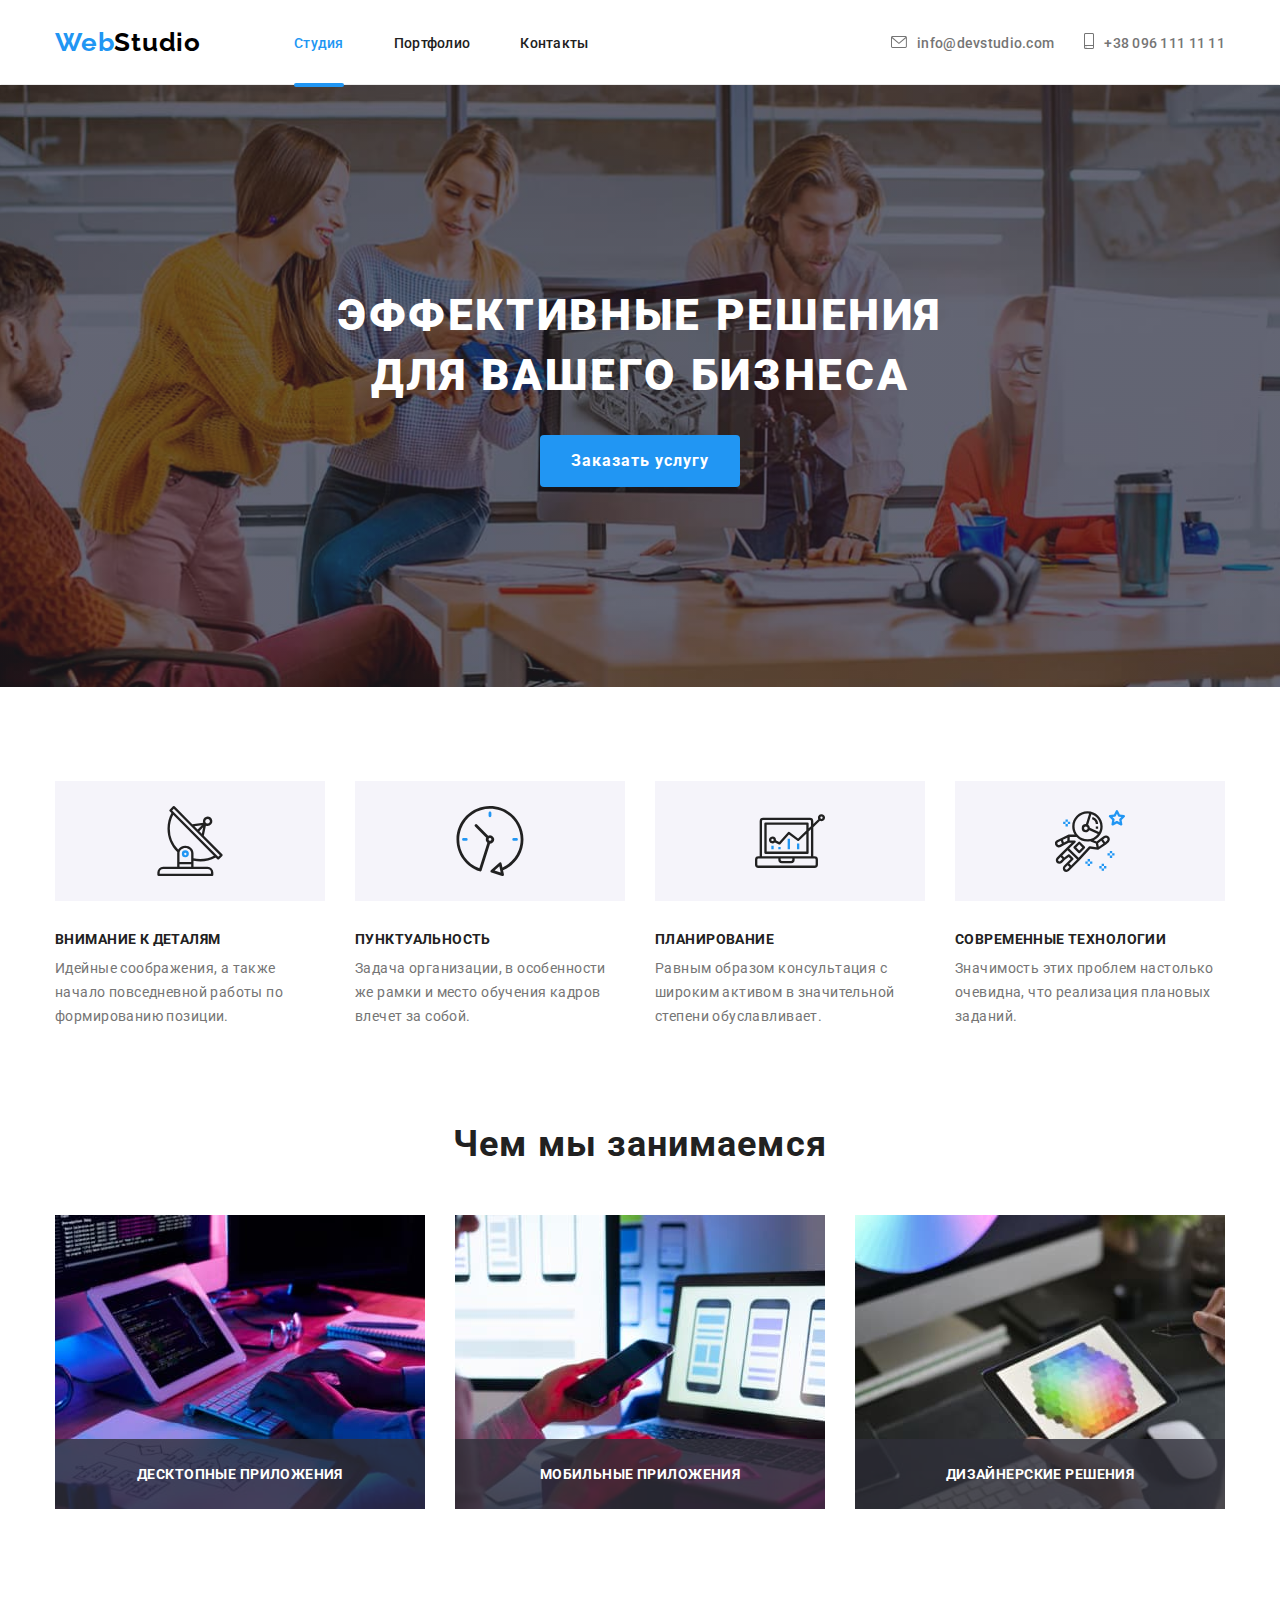
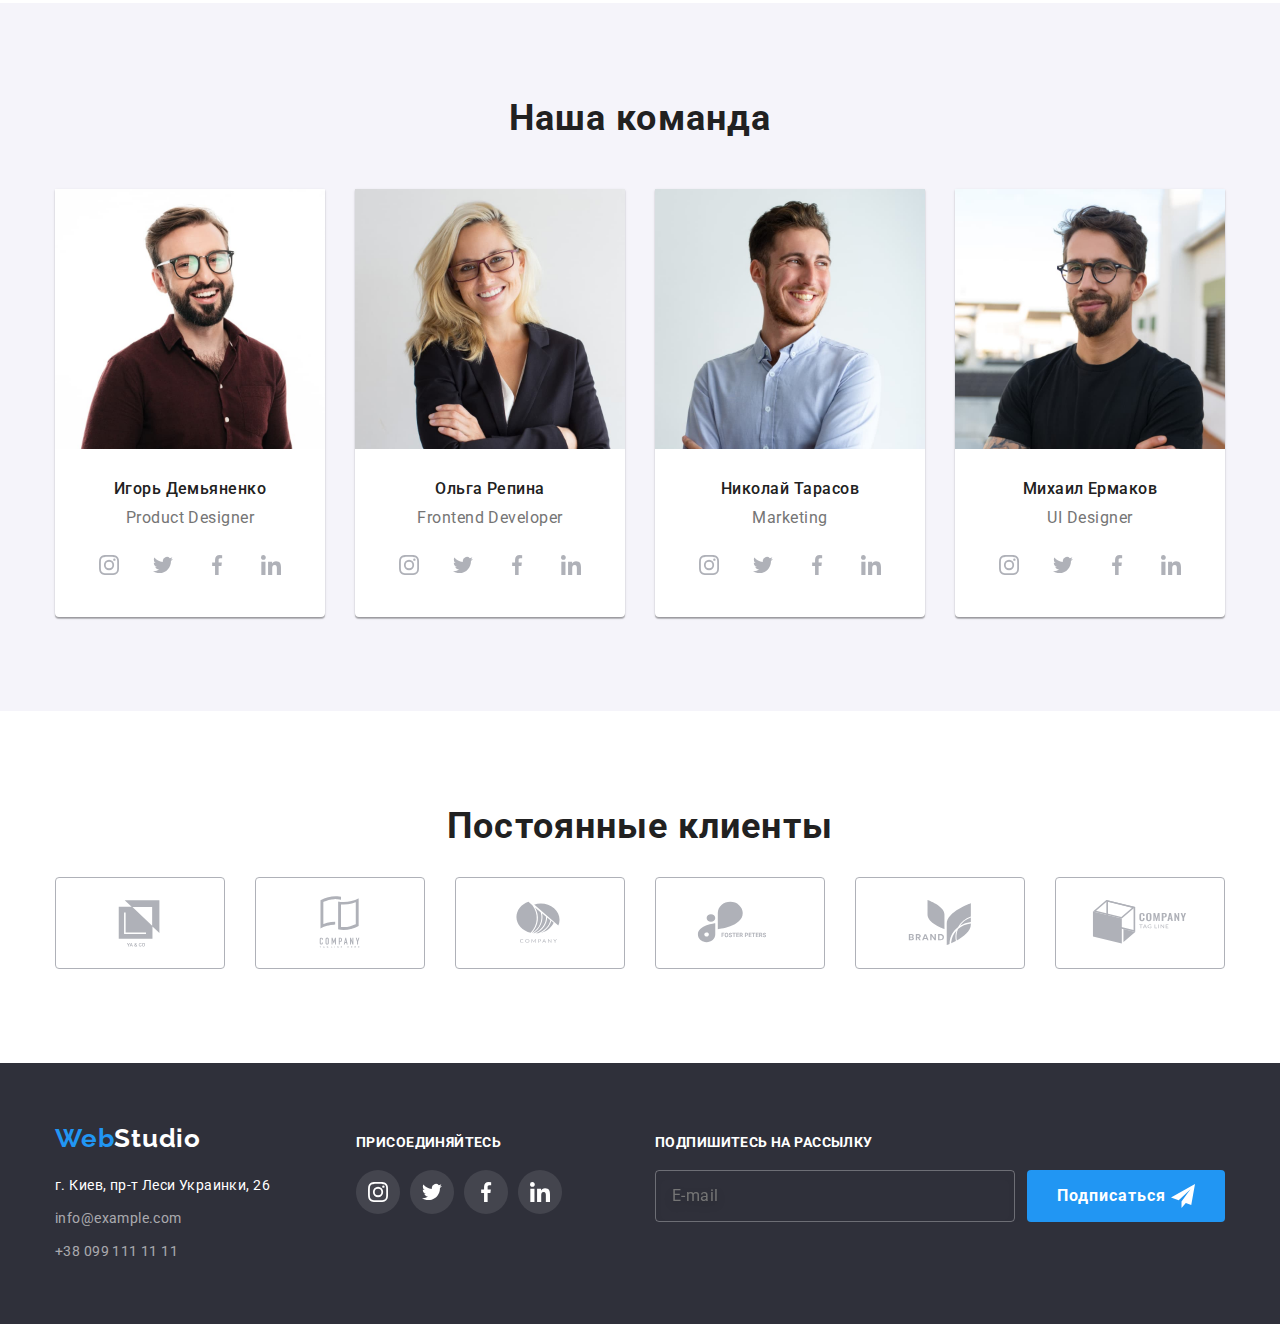
<file: index.html>
<!DOCTYPE html>
<html lang="ru">
  <head>
    <meta charset="UTF-8" />
    <meta http-equiv="X-UA-Compatible" content="IE=edge" />
    <meta name="viewport" content="width=device-width, initial-scale=1.0" />
    <link rel="preconnect" href="https://fonts.googleapis.com" />
    <link rel="preconnect" href="https://fonts.gstatic.com" crossorigin />
    <link
      href="https://fonts.googleapis.com/css2?family=Raleway:wght@700&family=Roboto:wght@400;500;700;900&display=swap"
      rel="stylesheet"
    />
    <title>Web Studio</title>
    <link
      rel="stylesheet"
      href="https://cdnjs.cloudflare.com/ajax/libs/modern-normalize/1.1.0/modern-normalize.min.css"
    />
    <link rel="stylesheet" href="./css/main.min.css" />
  </head>
  <body>
    <header class="header">
      <div class="container header__link">
        <div class="header__mobile">
          <a href="" lang="en" class="logo header__logo link"
            >Web<span class="logo--span link">Studio</span>
          </a>
          <button type="button" class="header__btn" data-menu-open>
            <svg class="menu__icon-line" width="40" height="40">
              <use href="./images/symbol-contacts-defs.svg#menu_40px"></use>
            </svg>
          </button>
        </div>
        <nav class="nav header__nav">
          <ul class="nav__list list">
            <li class="nav__item">
              <a href="./index.html" class="nav__link nav__link--current link">Студия</a>
            </li>
            <li class="nav__item">
              <a href="./portfolio.html" class="nav__link link">Портфолио</a>
            </li>
            <li class="nav__item"><a href="" class="nav__link link">Контакты</a></li>
          </ul>
        </nav>
        <ul class="contact header__contact list">
          <li class="contact__item">
            <a href="mailto:info@devstudio.com" class="contact__link header__contact--mail link">
              <div class="contact__icon">
                <svg width="16" height="12">
                  <use href="./images/symbol-contacts-defs.svg#envelope"></use>
                </svg>
              </div>
              info@devstudio.com
            </a>
          </li>
          <li class="contact__item">
            <a href="tel:+380961111111" class="contact__link header__contact--tel link">
              <div class="contact__icon">
                <svg width="10" height="16">
                  <use href="./images/symbol-contacts-defs.svg#smartphone"></use>
                </svg>
              </div>
              +38 096 111 11 11
            </a>
          </li>
        </ul>
      </div>
      <div class="menu is-hidden" data-menu>
        <div class="container">
          <button type="button" class="menu__btn" data-menu-close>
            <svg class="menu__icon-cross" width="40" height="40">
              <use href="./images/symbol-contacts-defs.svg#close_40px"></use>
            </svg>
          </button>
          <div>
            <nav class="menu-nav">
              <ul class="menu-nav__list header__menu-list list">
                <li class="menu-nav__item header__menu-item">
                  <a href="./index.html" class="menu-nav__link menu-nav__link--current link"
                    >Студия</a
                  >
                </li>
                <li class="menu-nav__item header__menu-item">
                  <a href="./portfolio.html" class="menu-nav__link link">Портфолио</a>
                </li>
                <li class="menu-nav__item header__menu-item">
                  <a href="" class="menu-nav__link link">Контакты</a>
                </li>
              </ul>
            </nav>
          </div>
          <div>
            <ul class="menu-contact header__menu-list list">
              <li class="menu-contact__item header__menu-item">
                <a href="tel:+380961111111" class="menu-contact__tel-link link">
                  +38 096 111 11 11
                </a>
              </li>
              <li class="menu-contact__item header__menu-item">
                <a href="mailto:info@devstudio.com" class="menu-contact__mail-link link">
                  info@devstudio.com
                </a>
              </li>
            </ul>
            <ul class="menu-social header__menu-list list">
              <li class="menu-social__item menu-container__item">
                <a href="" class="menu-social__link link">Instagram</a>
              </li>
              <li class="menu-social__item menu-container__item">
                <a href="" class="menu-social__link link">Twitter</a>
              </li>
              <li class="menu-social__item menu-container__item">
                <a href="" class="menu-social__link link">Facebook</a>
              </li>
              <li class="menu-social__item menu-container__item">
                <a href="" class="menu-social__link link">LinkedIn</a>
              </li>
            </ul>
          </div>
        </div>
      </div>
    </header>
    <main>
      <section class="hero overlay">
        <div class="container">
          <h1 class="hero-title">Эффективные решения для вашего бизнеса</h1>
          <button type="button" class="hero-btn" data-modal-open>Заказать услугу</button>
        </div>
      </section>
      <section class="section feature">
        <div class="container">
          <h2 class="feature-pre-title visually-hidden">Особенности</h2>
          <ul class="features-list list">
            <li class="feature-item item">
              <div class="thumb">
                <svg width="70" height="70">
                  <use href="./images/symbol-features-defs.svg#antenna"></use>
                </svg>
              </div>
              <h3 class="feature-title">Внимание к деталям</h3>
              <p class="feature-text">
                Идейные соображения, а также начало повседневной работы по формированию позиции.
              </p>
            </li>
            <li class="feature-item item">
              <div class="thumb">
                <svg class="thumb-icon" width="70" height="70">
                  <use href="./images/symbol-features-defs.svg#clock"></use>
                </svg>
              </div>
              <h3 class="feature-title">Пунктуальность</h3>
              <p class="feature-text">
                Задача организации, в особенности же рамки и место обучения кадров влечет за собой.
              </p>
            </li>
            <li class="feature-item item">
              <div class="thumb">
                <svg class="thumb-icon" width="70" height="70">
                  <use href="./images/symbol-features-defs.svg#diagram"></use>
                </svg>
              </div>
              <h3 class="feature-title">Планирование</h3>
              <p class="feature-text">
                Равным образом консультация с широким активом в значительной степени обуславливает.
              </p>
            </li>
            <li class="feature-item item">
              <div class="thumb">
                <svg class="thumb-icon" width="70" height="70">
                  <use href="./images/symbol-features-defs.svg#astronaut"></use>
                </svg>
              </div>
              <h3 class="feature-title">Современные технологии</h3>
              <p class="feature-text">
                Значимость этих проблем настолько очевидна, что реализация плановых заданий.
              </p>
            </li>
          </ul>
        </div>
      </section>
      <section class="section work">
        <div class="container">
          <h2 class="work-title">Чем мы занимаемся</h2>
          <ul class="work-list list">
            <li class="work-item">
              <picture>
                <source
                  srcset="./images/box1.jpg 1x, ./images/box1-2x-min.jpg 2x"
                  media="(min-width: 1200px)"
                />
                <img
                  class="work-img"
                  src="./images/box1.jpg"
                  alt="Разработка програмного обеспечения"
                  width="370"
                />
              </picture>
              <p class="work-subtitle">Десктопные приложения</p>
            </li>
            <li class="work-item">
              <picture>
                <source
                  srcset="./images/box2.jpg 1x, ./images/box2-2x-min.jpg 2x"
                  media="(min-width: 1200px)"
                />
                <img
                  class="work-img"
                  src="./images/box2.jpg"
                  alt="Тестирование мобильного приложения"
                  width="370"
                />
              </picture>
              <p class="work-subtitle">Мобильные приложения</p>
            </li>
            <li class="work-item">
              <picture>
                <source
                  srcset="./images/box3.jpg 1x, ./images/box3-2x-min.jpg 2x"
                  media="(min-width: 1200px)"
                />
                <img
                  class="work-img"
                  src="./images/box3.jpg"
                  alt="Работа с палитрой цветов"
                  width="370"
                />
              </picture>
              <p class="work-subtitle">Дизайнерские решения</p>
            </li>
          </ul>
        </div>
      </section>
      <section class="section teams">
        <div class="container">
          <h2 class="teams-title">Наша команда</h2>
          <ul class="teams-list">
            <li class="teams-object item">
              <picture>
                <source
                  srcset="./images/team1.jpg 1x, ./images/team1-2x-min.jpg 2x"
                  media="(min-width: 1200px)"
                />
                <source
                  srcset="./images/team1-tab-min.jpg 1x, ./images/team1-tab-2x-min.jpg 2x"
                  media="(min-width: 768px)"
                />
                <source
                  srcset="./images/team1-mob-min.jpg 1x, ./images/team1-mob-2x-min.jpg 2x"
                  media="(min-width: 320px)"
                />
                <img
                  class="teams-img"
                  src="./images/team1-mob-min.jpg"
                  alt="Игорь Демьяненко"
                  width="450"
                />
              </picture>
              <div class="teams-subject">
                <h3 class="teams-name">Игорь Демьяненко</h3>
                <p class="teams-expert" lang="en">Product Designer</p>
                <ul class="teams-soc-list list">
                  <li class="teams-soc-item">
                    <a class="teams-soc-link" href="">
                      <svg width="20" height="20" class="teams-soc-icon">
                        <use href="./images/symbol-soc-link-defs.svg#instagram"></use>
                      </svg>
                    </a>
                  </li>
                  <li class="teams-soc-item">
                    <a class="teams-soc-link" href="">
                      <svg width="20" height="20" class="teams-soc-icon">
                        <use href="./images/symbol-soc-link-defs.svg#twitter"></use>
                      </svg>
                    </a>
                  </li>
                  <li class="teams-soc-item">
                    <a class="teams-soc-link" href="">
                      <svg width="20" height="20" class="teams-soc-icon">
                        <use href="./images/symbol-soc-link-defs.svg#facebook"></use>
                      </svg>
                    </a>
                  </li>
                  <li class="teams-soc-item">
                    <a class="teams-soc-link" href="">
                      <svg width="20" height="20" class="teams-soc-icon">
                        <use href="./images/symbol-soc-link-defs.svg#linkedin"></use>
                      </svg>
                    </a>
                  </li>
                </ul>
              </div>
            </li>
            <li class="teams-object item">
              <picture>
                <source
                  srcset="./images/team2.jpg 1x, ./images/team2-2x-min.jpg 2x"
                  media="(min-width: 1200px)"
                />
                <source
                  srcset="./images/team2-tab-min.jpg 1x, ./images/team2-tab-2x-min.jpg 2x"
                  media="(min-width: 768px)"
                />
                <source
                  srcset="./images/team2-mob-min.jpg 1x, ./images/team2-mob-2x-min.jpg 2x"
                  media="(min-width: 320px)"
                />
                <img
                  class="teams-img"
                  src="./images/team2-mob-min.jpg"
                  alt="Ольга Репина"
                  width="450"
                />
              </picture>
              <div class="teams-subject">
                <h3 class="teams-name">Ольга Репина</h3>
                <p class="teams-expert" lang="en">Frontend Developer</p>
                <ul class="teams-soc-list list">
                  <li class="teams-soc-item">
                    <a class="teams-soc-link" href="">
                      <svg width="20" height="20" class="teams-soc-icon">
                        <use href="./images/symbol-soc-link-defs.svg#instagram"></use>
                      </svg>
                    </a>
                  </li>
                  <li class="teams-soc-item">
                    <a class="teams-soc-link" href="">
                      <svg width="20" height="20" class="teams-soc-icon">
                        <use href="./images/symbol-soc-link-defs.svg#twitter"></use>
                      </svg>
                    </a>
                  </li>
                  <li class="teams-soc-item">
                    <a class="teams-soc-link" href="">
                      <svg width="20" height="20" class="teams-soc-icon">
                        <use href="./images/symbol-soc-link-defs.svg#facebook"></use>
                      </svg>
                    </a>
                  </li>
                  <li class="teams-soc-item">
                    <a class="teams-soc-link" href="">
                      <svg width="20" height="20" class="teams-soc-icon">
                        <use href="./images/symbol-soc-link-defs.svg#linkedin"></use>
                      </svg>
                    </a>
                  </li>
                </ul>
              </div>
            </li>
            <li class="teams-object item">
              <picture>
                <source
                  srcset="./images/team3.jpg 1x, ./images/team3-2x-min.jpg 2x"
                  media="(min-width: 1200px)"
                />
                <source
                  srcset="./images/team3-tab-min.jpg 1x, ./images/team3-tab-2x-min.jpg 2x"
                  media="(min-width: 768px)"
                />
                <source
                  srcset="./images/team3-mob-min.jpg 1x, ./images/team3-mob-2x-min.jpg 2x"
                  media="(min-width: 320px)"
                />
                <img
                  class="teams-img"
                  src="./images/team3-mob-min.jpg"
                  alt="Николай Тарасов"
                  width="450"
                />
              </picture>
              <div class="teams-subject">
                <h3 class="teams-name">Николай Тарасов</h3>
                <p class="teams-expert" lang="en">Marketing</p>
                <ul class="teams-soc-list list">
                  <li class="teams-soc-item">
                    <a class="teams-soc-link" href="">
                      <svg width="20" height="20" class="teams-soc-icon">
                        <use href="./images/symbol-soc-link-defs.svg#instagram"></use>
                      </svg>
                    </a>
                  </li>
                  <li class="teams-soc-item">
                    <a class="teams-soc-link" href="">
                      <svg width="20" height="20" class="teams-soc-icon">
                        <use href="./images/symbol-soc-link-defs.svg#twitter"></use>
                      </svg>
                    </a>
                  </li>
                  <li class="teams-soc-item">
                    <a class="teams-soc-link" href="">
                      <svg width="20" height="20" class="teams-soc-icon">
                        <use href="./images/symbol-soc-link-defs.svg#facebook"></use>
                      </svg>
                    </a>
                  </li>
                  <li class="teams-soc-item">
                    <a class="teams-soc-link" href="">
                      <svg width="20" height="20" class="teams-soc-icon">
                        <use href="./images/symbol-soc-link-defs.svg#linkedin"></use>
                      </svg>
                    </a>
                  </li>
                </ul>
              </div>
            </li>
            <li class="teams-object item">
              <picture>
                <source
                  srcset="./images/team4.jpg 1x, ./images/team4-2x-min.jpg 2x"
                  media="(min-width: 1200px)"
                />
                <source
                  srcset="./images/team4-tab-min.jpg 1x, ./images/team4-tab-2x-min.jpg 2x"
                  media="(min-width: 768px)"
                />
                <source
                  srcset="./images/team4-mob-min.jpg 1x, ./images/team4-mob-2x-min.jpg 2x"
                  media="(min-width: 320px)"
                />
                <img
                  class="teams-img"
                  src="./images/team4-mob-min.jpg"
                  alt="Михаил Ермаков"
                  width="450"
                />
              </picture>
              <div class="teams-subject">
                <h3 class="teams-name">Михаил Ермаков</h3>
                <p class="teams-expert" lang="en">UI Designer</p>
                <ul class="teams-soc-list list">
                  <li class="teams-soc-item">
                    <a class="teams-soc-link" href="">
                      <svg width="20" height="20" class="teams-soc-icon">
                        <use href="./images/symbol-soc-link-defs.svg#instagram"></use>
                      </svg>
                    </a>
                  </li>
                  <li class="teams-soc-item">
                    <a class="teams-soc-link" href="">
                      <svg width="20" height="20" class="teams-soc-icon">
                        <use href="./images/symbol-soc-link-defs.svg#twitter"></use>
                      </svg>
                    </a>
                  </li>
                  <li class="teams-soc-item">
                    <a class="teams-soc-link" href="">
                      <svg width="20" height="20" class="teams-soc-icon">
                        <use href="./images/symbol-soc-link-defs.svg#facebook"></use>
                      </svg>
                    </a>
                  </li>
                  <li class="teams-soc-item">
                    <a class="teams-soc-link" href="">
                      <svg width="20" height="20" class="teams-soc-icon">
                        <use href="./images/symbol-soc-link-defs.svg#linkedin"></use>
                      </svg>
                    </a>
                  </li>
                </ul>
              </div>
            </li>
          </ul>
        </div>
      </section>
      <section class="section clients">
        <div class="container">
          <h2 class="clients-title">Постоянные клиенты</h2>
          <ul class="clients-list list">
            <li class="clients-item">
              <a class="clients-link" href="">
                <svg width="106" height="60" class="clients-icon">
                  <use href="./images/symbol-logo-defs.svg#Logo1"></use>
                </svg>
              </a>
            </li>
            <li class="clients-item">
              <a class="clients-link" href="">
                <svg width="106" height="60" class="clients-icon">
                  <use href="./images/symbol-logo-defs.svg#Logo2"></use>
                </svg>
              </a>
            </li>
            <li class="clients-item">
              <a class="clients-link" href="">
                <svg width="106" height="60" class="clients-icon">
                  <use href="./images/symbol-logo-defs.svg#Logo3"></use>
                </svg>
              </a>
            </li>
            <li class="clients-item">
              <a class="clients-link" href="">
                <svg width="106" height="60" class="clients-icon">
                  <use href="./images/symbol-logo-defs.svg#Logo4"></use>
                </svg>
              </a>
            </li>
            <li class="clients-item">
              <a class="clients-link" href="">
                <svg width="106" height="60" class="clients-icon">
                  <use href="./images/symbol-logo-defs.svg#Logo5"></use>
                </svg>
              </a>
            </li>
            <li class="clients-item">
              <a class="clients-link" href="">
                <svg width="106" height="60" class="clients-icon">
                  <use href="./images/symbol-logo-defs.svg#Logo6"></use>
                </svg>
              </a>
            </li>
          </ul>
        </div>
      </section>
    </main>
    <footer class="footer">
      <div class="container footer__info">
        <div class="footer_link-wrap">
          <div class="footer__site">
            <a href="" lang="en" class="logo link"
              >Web<span class="logo--color link">Studio</span>
            </a>
            <address class="address footer__address">
              <a href="" class="address__link address__link--color link"
                >г. Киев, пр-т Леси Украинки, 26</a
              >
              <ul class="address__list list">
                <li class="address__item">
                  <a href="mailto:info@example.com" class="address__link address__link--color link"
                    >info@example.com</a
                  >
                </li>
                <li class="address__item">
                  <a href="tel:+380991111111" class="address__link address__link--color link"
                    >+38 099 111 11 11</a
                  >
                </li>
              </ul>
            </address>
          </div>
          <div class="soc-info footer__soc-info">
            <strong class="footer__title">присоединяйтесь</strong>
            <ul class="social soc-info__list list">
              <li class="social__item">
                <a class="social__link" href="">
                  <svg width="20" height="20" class="social__icon">
                    <use href="./images/symbol-soc-link-defs.svg#instagram"></use>
                  </svg>
                </a>
              </li>
              <li class="social__item">
                <a class="social__link" href="">
                  <svg width="20" height="20" class="social__icon">
                    <use href="./images/symbol-soc-link-defs.svg#twitter"></use>
                  </svg>
                </a>
              </li>
              <li class="social__item">
                <a class="social__link" href="">
                  <svg width="20" height="20" class="social__icon">
                    <use href="./images/symbol-soc-link-defs.svg#facebook"></use>
                  </svg>
                </a>
              </li>
              <li class="social__item">
                <a class="social__link" href="">
                  <svg width="20" height="20" class="social__icon">
                    <use href="./images/symbol-soc-link-defs.svg#linkedin"></use>
                  </svg>
                </a>
              </li>
            </ul>
          </div>
        </div>
        <div class="form-wrap footer__form">
          <p class="footer__title">Подпишитесь на рассылку</p>
          <form class="form-footer form-wrap__footer">
            <input class="form-footer__input" type="email" name="email" placeholder="E-mail" />
            <div class="btn-wrap">
              <button type="submit" class="btn-wrap__footer btn">
                Подписаться&nbsp;
                <svg width="24" height="24">
                  <use href="./images/symbol-contacts-defs.svg#send"></use>
                </svg>
              </button>
            </div>
          </form>
        </div>
      </div>
    </footer>
    <div class="backdrop is-hidden" data-modal>
      <div class="modal">
        <button class="modal-close" type="button">
          <svg class="close-icon" data-modal-close width="18" height="18">
            <use href="./images/symbol-mod-defs.svg#close-black"></use>
          </svg>
        </button>
        <form class="form">
          <p class="form-title">Оставьте свои данные, мы вам перезвоним</p>
          <label for="name" class="form-label label">Имя</label>
          <div class="form-group">
            <input class="form-input input" type="text" name="name" id="name" placeholder=" " />
            <svg class="form-icon" width="18" height="18">
              <use href="./images/symbol-mod-defs.svg#person-black"></use>
            </svg>
          </div>
          <label for="tel" class="form-label label">Телефон</label>
          <div class="form-group">
            <input class="form-input input" type="tel" name="tel" id="tel" />
            <svg class="form-icon" width="18" height="18">
              <use href="./images/symbol-mod-defs.svg#phone-black"></use>
            </svg>
          </div>
          <label for="email" class="form-label label">Почта</label>
          <div class="form-group">
            <input class="form-input input" type="email" name="email" id="email" />
            <svg class="form-icon" width="18" height="18">
              <use href="./images/symbol-mod-defs.svg#email-black"></use>
            </svg>
          </div>
          <div class="form-group textarea" role="group">
            <label for="comment" class="label">Комментарий</label>
            <textarea
              class="comment"
              name="comment"
              id="comment"
              placeholder="Введите текст"
            ></textarea>
          </div>
          <div class="form-checkbox">
            <label class="checkbox-label" for="polisy">
              <input class="checkbox visually-hidden" type="checkbox" name="polisy" id="polisy" />
              <svg class="checkbox-icon" width="16" height="15">
                <use href="./images/symbol-mod-defs.svg#icon-check2"></use></svg
              >Соглашаюсь с рассылкой и принимаю&nbsp;<a class="checkbox-link" href=""
                >Условия договора</a
              >
            </label>
          </div>
          <button type="submit" class="modal-btn btn">Отправить</button>
        </form>
      </div>
    </div>
    <script src="./js/menu.js"></script>
    <script src="./js/modal.js"></script>
  </body>
</html>
</file>
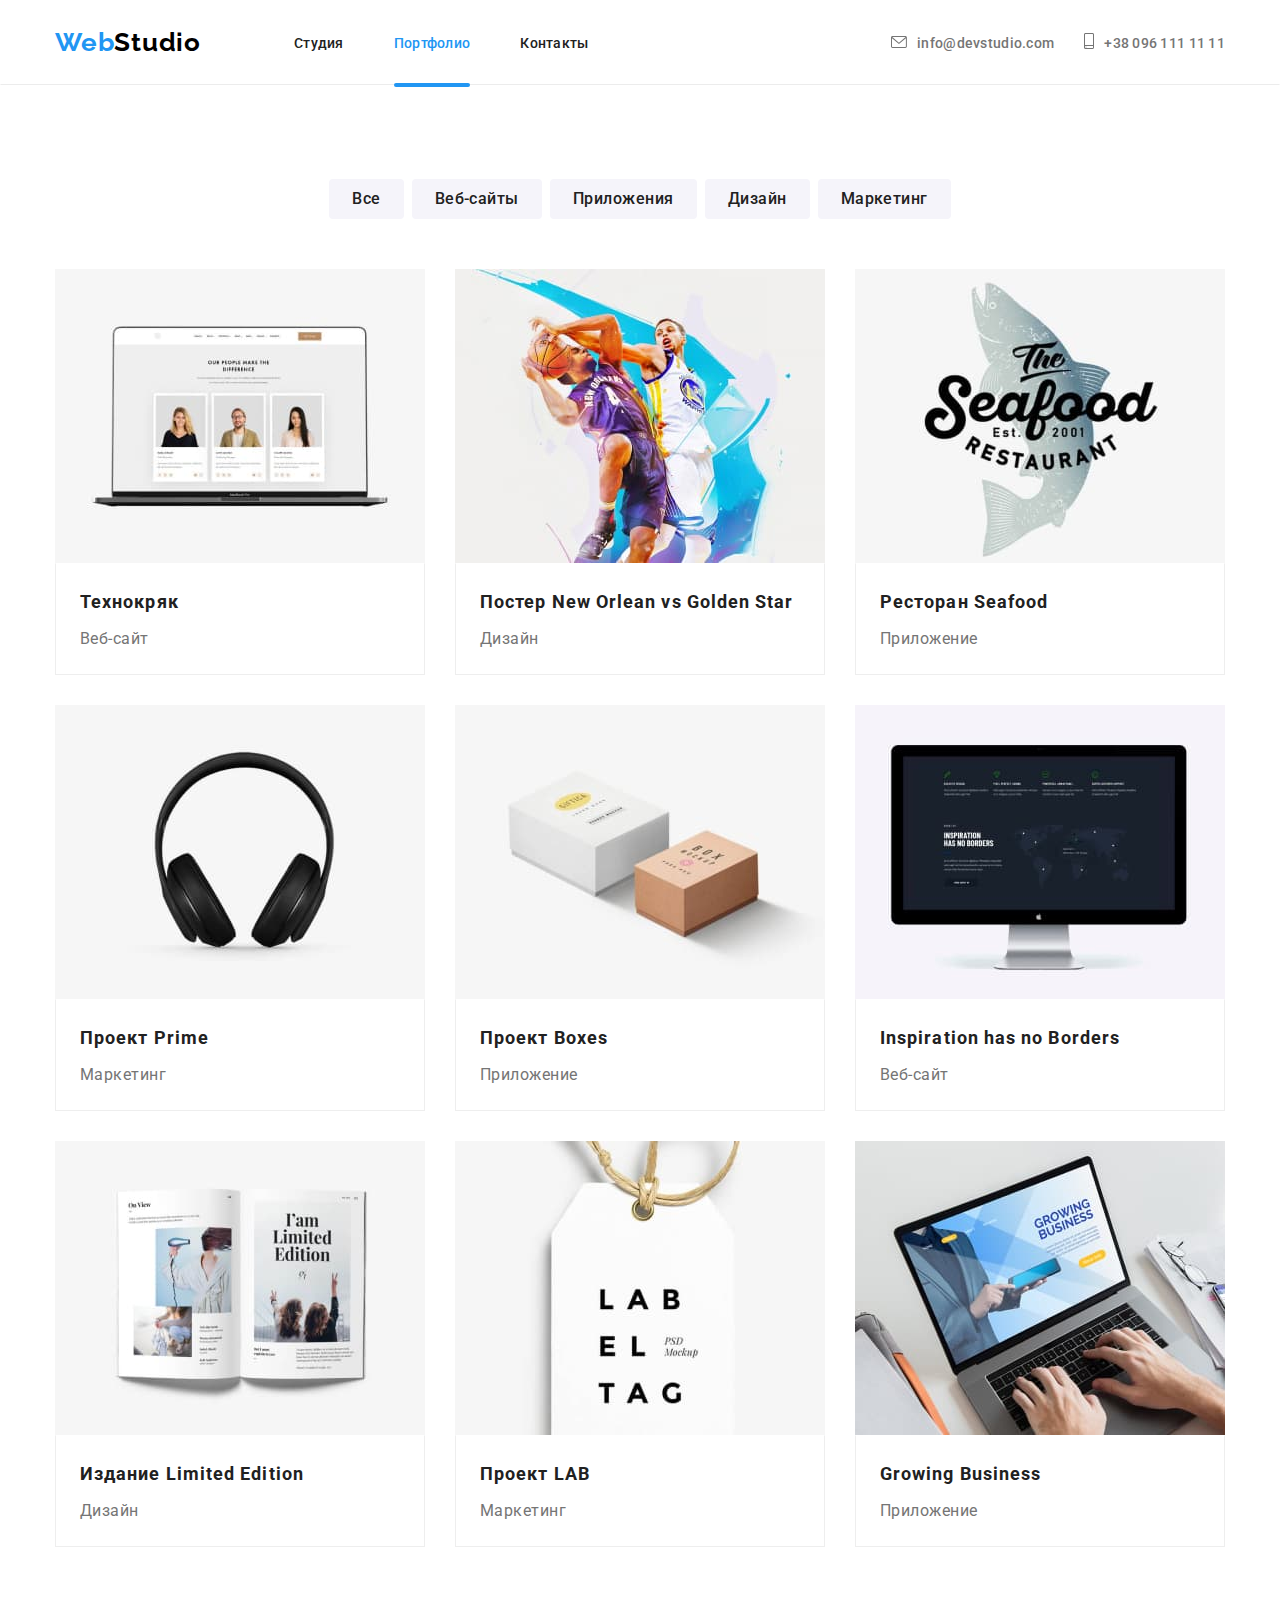
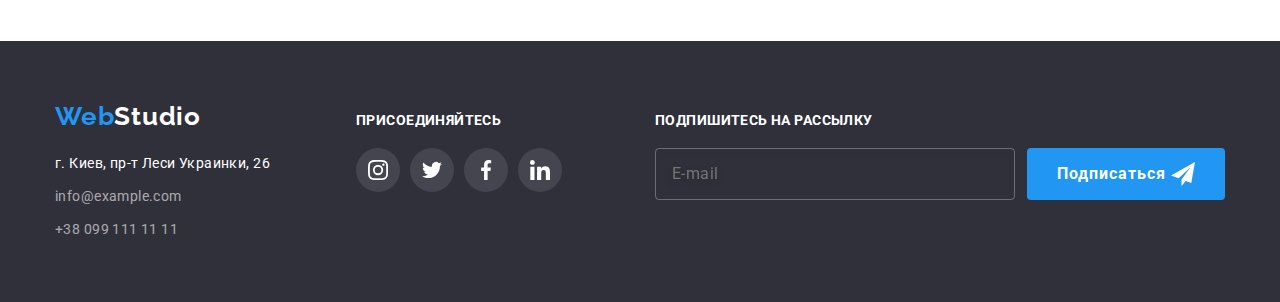
<file: portfolio.html>
<!DOCTYPE html>
<html lang="ru">
  <head>
    <meta charset="UTF-8" />
    <meta http-equiv="X-UA-Compatible" content="IE=edge" />
    <meta name="viewport" content="width=device-width, initial-scale=1.0" />
    <link rel="preconnect" href="https://fonts.googleapis.com" />
    <link rel="preconnect" href="https://fonts.gstatic.com" crossorigin />
    <link
      href="https://fonts.googleapis.com/css2?family=Raleway:wght@700&family=Roboto:wght@400;500;700;900&display=swap"
      rel="stylesheet"
    />
    <title>Web Studio</title>
    <link
      rel="stylesheet"
      href="https://cdnjs.cloudflare.com/ajax/libs/modern-normalize/1.1.0/modern-normalize.min.css"
    />
    <link rel="stylesheet" href="./css/main.min.css" />
  </head>
  <body>
    <header class="header">
      <div class="container header__link">
        <div class="header__mobile">
          <a href="" lang="en" class="logo header__logo link"
            >Web<span class="logo--span link">Studio</span>
          </a>
          <button type="button" class="header__btn" data-menu-open>
            <svg class="menu__icon-line" width="40" height="40">
              <use href="./images/symbol-contacts-defs.svg#menu_40px"></use>
            </svg>
          </button>
        </div>
        <nav class="nav header__nav">
          <ul class="nav__list list">
            <li class="nav__item">
              <a href="./index.html" class="nav__link link">Студия</a>
            </li>
            <li class="nav__item">
              <a href="./portfolio.html" class="nav__link nav__link--current link">Портфолио</a>
            </li>
            <li class="nav__item"><a href="" class="nav__link link">Контакты</a></li>
          </ul>
        </nav>
        <ul class="contact header__contact list">
          <li class="contact__item">
            <a href="mailto:info@devstudio.com" class="contact__link header__contact--mail link">
              <div class="contact__icon">
                <svg width="16" height="12">
                  <use href="./images/symbol-contacts-defs.svg#envelope"></use>
                </svg>
              </div>
              info@devstudio.com
            </a>
          </li>
          <li class="contact__item">
            <a href="tel:+380961111111" class="contact__link header__contact--tel link">
              <div class="contact__icon">
                <svg width="10" height="16">
                  <use href="./images/symbol-contacts-defs.svg#smartphone"></use>
                </svg>
              </div>
              +38 096 111 11 11
            </a>
          </li>
        </ul>
      </div>
      <div class="menu is-hidden" data-menu>
        <div class="container">
          <button type="button" class="menu__btn" data-menu-close>
            <svg class="menu__icon-cross" width="40" height="40">
              <use href="./images/symbol-contacts-defs.svg#close_40px"></use>
            </svg>
          </button>
          <div>
            <nav class="menu-nav">
              <ul class="menu-nav__list header__menu-list list">
                <li class="menu-nav__item header__menu-item">
                  <a href="./index.html" class="menu-nav__link link"
                    >Студия</a
                  >
                </li>
                <li class="menu-nav__item header__menu-item">
                  <a href="./portfolio.html" class="menu-nav__link menu-nav__link--current link">Портфолио</a>
                </li>
                <li class="menu-nav__item header__menu-item">
                  <a href="" class="menu-nav__link link">Контакты</a>
                </li>
              </ul>
            </nav>
          </div>
          <div>
            <ul class="menu-contact header__menu-list list">
              <li class="menu-contact__item header__menu-item">
                <a href="tel:+380961111111" class="menu-contact__tel-link link">
                  +38 096 111 11 11
                </a>
              </li>
              <li class="menu-contact__item header__menu-item">
                <a href="mailto:info@devstudio.com" class="menu-contact__mail-link link">
                  info@devstudio.com
                </a>
              </li>
            </ul>
            <ul class="menu-social header__menu-list list">
              <li class="menu-social__item menu-container__item">
                <a href="" class="menu-social__link link">Instagram</a>
              </li>
              <li class="menu-social__item menu-container__item">
                <a href="" class="menu-social__link link">Twitter</a>
              </li>
              <li class="menu-social__item menu-container__item">
                <a href="" class="menu-social__link link">Facebook</a>
              </li>
              <li class="menu-social__item menu-container__item">
                <a href="" class="menu-social__link link">LinkedIn</a>
              </li>
            </ul>
          </div>
        </div>
      </div>
    </header>
    <main>
      <section class="portfolio section">
        <div class="container">
          <h1 class="visually-hidden">Портфолио</h1>
          <ul class="filters portfolio__filters list">
            <li class="filters__item">
              <button type="button" class="filters__btn">Все</button>
            </li>
            <li class="filters__item">
              <button type="button" class="filters__btn">Веб-сайты</button>
            </li>
            <li class="filters__item">
              <button type="button" class="filters__btn">Приложения</button>
            </li>
            <li class="filters__item">
              <button type="button" class="filters__btn">Дизайн</button>
            </li>
            <li class="filters__item">
              <button type="button" class="filters__btn">Маркетинг</button>
            </li>
          </ul>
          <ul class="gallery portfolio__cards list">
            <li class="gallery__item">
              <a class="gallery__card link" href="">
                <div class="gallery__thumb">
                  <picture>
                    <source
                      srcset="./images/portfolio1.jpg 1x, ./images/portfolio1-2x-min.jpg 2x"
                      media="(min-width: 1200px)"
                    />
                    <source
                      srcset="
                        ./images/portfolio1-tab-min.jpg    1x,
                        ./images/portfolio1-tab-2x-min.jpg 2x
                      "
                      media="(min-width: 768px)"
                    />
                    <source
                      srcset="
                        ./images/portfolio1-mob-min.jpg    1x,
                        ./images/portfolio1-mob-2x-min.jpg 2x
                      "
                      media="(min-width: 320px)"
                    />
                    <img
                      src="./images/portfolio1-mob-min.jpg"
                      alt="Веб-сайт Технокряк"
                      width="450"
                    />
                  </picture>
                  <p class="gallery__text">
                    Ресурс предлагает комплексные предложения с разным уровнем функционала и
                    сервисов. Все это позволит посетителю получить исчерпывающие сведения о компании
                    или частном лице
                  </p>
                </div>
                <div class="gallery__subject">
                  <h2 class="gallery__title link">Технокряк</h2>
                  <p class="gallery__post-title link">Веб-сайт</p>
                </div>
              </a>
            </li>
            <li class="gallery__item">
              <a class="gallery__card link" href="">
                <div class="gallery__thumb">
                  <picture>
                    <source
                      srcset="./images/portfolio2.jpg 1x, ./images/portfolio2-2x-min.jpg 2x"
                      media="(min-width: 1200px)"
                    />
                    <source
                      srcset="
                        ./images/portfolio2-tab-min.jpg    1x,
                        ./images/portfolio2-tab-2x-min.jpg 2x
                      "
                      media="(min-width: 768px)"
                    />
                    <source
                      srcset="
                        ./images/portfolio2-mob-min.jpg    1x,
                        ./images/portfolio2-mob-2x-min.jpg 2x
                      "
                      media="(min-width: 320px)"
                    />
                    <img src="./images/portfolio2-mob-min.jpg" alt="Дизайн постера" width="450" />
                  </picture>
                  <p class="gallery__text">
                    Ресурс предлагает комплексные предложения с разным уровнем функционала и
                    сервисов. Все это позволит посетителю получить исчерпывающие сведения о компании
                    или частном лице
                  </p>
                </div>
                <div class="gallery__subject">
                  <h2 class="gallery__title link">
                    Постер <span lang="en">New Orlean vs Golden Star</span>
                  </h2>
                  <p class="gallery__post-title link">Дизайн</p>
                </div>
              </a>
            </li>
            <li class="gallery__item">
              <a class="gallery__card link" href="">
                <div class="gallery__thumb">
                  <picture>
                    <source
                      srcset="./images/portfolio3.jpg 1x, ./images/portfolio3-2x-min.jpg 2x"
                      media="(min-width: 1200px)"
                    />
                    <source
                      srcset="
                        ./images/portfolio3-tab-min.jpg    1x,
                        ./images/portfolio3-tab-2x-min.jpg 2x
                      "
                      media="(min-width: 768px)"
                    />
                    <source
                      srcset="
                        ./images/portfolio3-mob-min.jpg    1x,
                        ./images/portfolio3-mob-2x-min.jpg 2x
                      "
                      media="(min-width: 320px)"
                    />
                    <img
                      src="./images/portfolio3-mob-min.jpg"
                      alt="Приложение для ресторана"
                      width="450"
                    />
                  </picture>
                  <p class="gallery__text">
                    Ресурс предлагает комплексные предложения с разным уровнем функционала и
                    сервисов. Все это позволит посетителю получить исчерпывающие сведения о компании
                    или частном лице
                  </p>
                </div>
                <div class="gallery__subject">
                  <h2 class="gallery__title link">Ресторан <span lang="en">Seafood</span></h2>
                  <p class="gallery__post-title link">Приложение</p>
                </div>
              </a>
            </li>
            <li class="gallery__item">
              <a class="gallery__card link" href="">
                <div class="gallery__thumb">
                  <picture>
                    <source
                      srcset="./images/portfolio4.jpg 1x, ./images/portfolio4-2x-min.jpg 2x"
                      media="(min-width: 1200px)"
                    />
                    <source
                      srcset="
                        ./images/portfolio4-tab-min.jpg    1x,
                        ./images/portfolio4-tab-2x-min.jpg 2x
                      "
                      media="(min-width: 768px)"
                    />
                    <source
                      srcset="
                        ./images/portfolio4-mob-min.jpg    1x,
                        ./images/portfolio4-mob-2x-min.jpg 2x
                      "
                      media="(min-width: 320px)"
                    />
                    <img
                      src="./images/portfolio4-mob-min.jpg"
                      alt="Маркетинговый проект"
                      width="450"
                    />
                  </picture>
                  <p class="gallery__text">
                    Ресурс предлагает комплексные предложения с разным уровнем функционала и
                    сервисов. Все это позволит посетителю получить исчерпывающие сведения о компании
                    или частном лице
                  </p>
                </div>
                <div class="gallery__subject">
                  <h2 class="gallery__title link">Проект <span lang="en">Prime</span></h2>
                  <p class="gallery__post-title link">Маркетинг</p>
                </div>
              </a>
            </li>
            <li class="gallery__item">
              <a class="gallery__card link" href="">
                <div class="gallery__thumb">
                  <picture>
                    <source
                      srcset="./images/portfolio5.jpg 1x, ./images/portfolio5-2x-min.jpg 2x"
                      media="(min-width: 1200px)"
                    />
                    <source
                      srcset="
                        ./images/portfolio5-tab-min.jpg    1x,
                        ./images/portfolio5-tab-2x-min.jpg 2x
                      "
                      media="(min-width: 768px)"
                    />
                    <source
                      srcset="
                        ./images/portfolio5-mob-min.jpg    1x,
                        ./images/portfolio5-mob-2x-min.jpg 2x
                      "
                      media="(min-width: 320px)"
                    />
                    <img
                      src="./images/portfolio5-mob-min.jpg"
                      alt="Приложение для подбора упаковки"
                      width="450"
                    />
                  </picture>
                  <p class="gallery__text">
                    Ресурс предлагает комплексные предложения с разным уровнем функционала и
                    сервисов. Все это позволит посетителю получить исчерпывающие сведения о компании
                    или частном лице
                  </p>
                </div>
                <div class="gallery__subject">
                  <h2 class="gallery__title link">Проект <span lang="en">Boxes</span></h2>
                  <p class="gallery__post-title link">Приложение</p>
                </div>
              </a>
            </li>
            <li class="gallery__item">
              <a class="gallery__card link" href="">
                <div class="gallery__thumb">
                  <picture>
                    <source
                      srcset="./images/portfolio6.jpg 1x, ./images/portfolio6-2x-min.jpg 2x"
                      media="(min-width: 1200px)"
                    />
                    <source
                      srcset="
                        ./images/portfolio6-tab-min.jpg    1x,
                        ./images/portfolio6-tab-2x-min.jpg 2x
                      "
                      media="(min-width: 768px)"
                    />
                    <source
                      srcset="
                        ./images/portfolio6-mob-min.jpg    1x,
                        ./images/portfolio6-mob-2x-min.jpg 2x
                      "
                      media="(min-width: 320px)"
                    />
                    <img
                      src="./images/portfolio6-mob-min.jpg"
                      alt="Веб-сайт для путешествий"
                      width="450"
                    />
                  </picture>
                  <p class="gallery__text">
                    Ресурс предлагает комплексные предложения с разным уровнем функционала и
                    сервисов. Все это позволит посетителю получить исчерпывающие сведения о компании
                    или частном лице
                  </p>
                </div>
                <div class="gallery__subject">
                  <h2 class="gallery__title link" lang="en">Inspiration has no Borders</h2>
                  <p class="gallery__post-title link">Веб-сайт</p>
                </div>
              </a>
            </li>
            <li class="gallery__item">
              <a class="gallery__card link" href="">
                <div class="gallery__thumb">
                  <picture>
                    <source
                      srcset="./images/portfolio7.jpg 1x, ./images/portfolio7-2x-min.jpg 2x"
                      media="(min-width: 1200px)"
                    />
                    <source
                      srcset="
                        ./images/portfolio7-tab-min.jpg    1x,
                        ./images/portfolio7-tab-2x-min.jpg 2x
                      "
                      media="(min-width: 768px)"
                    />
                    <source
                      srcset="
                        ./images/portfolio7-mob-min.jpg    1x,
                        ./images/portfolio7-mob-2x-min.jpg 2x
                      "
                      media="(min-width: 320px)"
                    />
                    <img src="./images/portfolio7-mob-min.jpg" alt="Дизайн издания" width="450" />
                  </picture>
                  <p class="gallery__text">
                    Ресурс предлагает комплексные предложения с разным уровнем функционала и
                    сервисов. Все это позволит посетителю получить исчерпывающие сведения о компании
                    или частном лице
                  </p>
                </div>
                <div class="gallery__subject">
                  <h2 class="gallery__title link">
                    Издание <span lang="en">Limited Edition</span>
                  </h2>
                  <p class="gallery__post-title link">Дизайн</p>
                </div>
              </a>
            </li>
            <li class="gallery__item">
              <a class="gallery__card link" href="">
                <div class="gallery__thumb">
                  <picture>
                    <source
                      srcset="./images/portfolio8.jpg 1x, ./images/portfolio8-2x-min.jpg 2x"
                      media="(min-width: 1200px)"
                    />
                    <source
                      srcset="
                        ./images/portfolio8-tab-min.jpg    1x,
                        ./images/portfolio8-tab-2x-min.jpg 2x
                      "
                      media="(min-width: 768px)"
                    />
                    <source
                      srcset="
                        ./images/portfolio8-mob-min.jpg    1x,
                        ./images/portfolio8-mob-2x-min.jpg 2x
                      "
                      media="(min-width: 320px)"
                    />
                    <img
                      src="./images/portfolio8-mob-min.jpg"
                      alt="Разработка макетов"
                      width="450"
                    />
                  </picture>
                  <p class="gallery__text">
                    Ресурс предлагает комплексные предложения с разным уровнем функционала и
                    сервисов. Все это позволит посетителю получить исчерпывающие сведения о компании
                    или частном лице
                  </p>
                </div>
                <div class="gallery__subject">
                  <h2 class="gallery__title link">Проект <span lang="en">LAB</span></h2>
                  <p class="gallery__post-title link">Маркетинг</p>
                </div>
              </a>
            </li>
            <li class="gallery__item">
              <a class="gallery__card link" href="">
                <div class="gallery__thumb">
                  <picture>
                    <source
                      srcset="./images/portfolio9.jpg 1x, ./images/portfolio9-2x-min.jpg 2x"
                      media="(min-width: 1200px)"
                    />
                    <source
                      srcset="
                        ./images/portfolio9-tab-min.jpg    1x,
                        ./images/portfolio9-tab-2x-min.jpg 2x
                      "
                      media="(min-width: 768px)"
                    />
                    <source
                      srcset="
                        ./images/portfolio9-mob-min.jpg    1x,
                        ./images/portfolio9-mob-2x-min.jpg 2x
                      "
                      media="(min-width: 320px)"
                    />
                    <img
                      src="./images/portfolio9-mob-min.jpg"
                      alt="Приложение для развивающегося бизнеса"
                      width="450"
                    />
                  </picture>
                  <p class="gallery__text">
                    Ресурс предлагает комплексные предложения с разным уровнем функционала и
                    сервисов. Все это позволит посетителю получить исчерпывающие сведения о компании
                    или частном лице
                  </p>
                </div>
                <div class="gallery__subject">
                  <h2 class="gallery__title link" lang="en">Growing Business</h2>
                  <p class="gallery__post-title link">Приложение</p>
                </div>
              </a>
            </li>
          </ul>
        </div>
      </section>
    </main>
    <footer class="footer">
      <div class="container footer__info">
        <div class="footer_link-wrap">
          <div class="footer__site">
            <a href="" lang="en" class="logo link"
              >Web<span class="logo--color link">Studio</span>
            </a>
            <address class="address footer__address">
              <a href="" class="address__link address__link--color link"
                >г. Киев, пр-т Леси Украинки, 26</a
              >
              <ul class="address__list list">
                <li class="address__item">
                  <a href="mailto:info@example.com" class="address__link address__link--color link"
                    >info@example.com</a
                  >
                </li>
                <li class="address__item">
                  <a href="tel:+380991111111" class="address__link address__link--color link"
                    >+38 099 111 11 11</a
                  >
                </li>
              </ul>
            </address>
          </div>
          <div class="soc-info footer__soc-info">
            <strong class="footer__title">присоединяйтесь</strong>
            <ul class="social soc-info__list list">
              <li class="social__item">
                <a class="social__link" href="">
                  <svg width="20" height="20" class="social__icon">
                    <use href="./images/symbol-soc-link-defs.svg#instagram"></use>
                  </svg>
                </a>
              </li>
              <li class="social__item">
                <a class="social__link" href="">
                  <svg width="20" height="20" class="social__icon">
                    <use href="./images/symbol-soc-link-defs.svg#twitter"></use>
                  </svg>
                </a>
              </li>
              <li class="social__item">
                <a class="social__link" href="">
                  <svg width="20" height="20" class="social__icon">
                    <use href="./images/symbol-soc-link-defs.svg#facebook"></use>
                  </svg>
                </a>
              </li>
              <li class="social__item">
                <a class="social__link" href="">
                  <svg width="20" height="20" class="social__icon">
                    <use href="./images/symbol-soc-link-defs.svg#linkedin"></use>
                  </svg>
                </a>
              </li>
            </ul>
          </div>
        </div>
        <div class="form-wrap footer__form">
          <p class="footer__title">Подпишитесь на рассылку</p>
          <form class="form-footer form-wrap__footer">
            <input class="form-footer__input" type="email" name="email" placeholder="E-mail" />
            <div class="btn-wrap">
              <button type="submit" class="btn-wrap__footer btn">
                Подписаться&nbsp;
                <svg width="24" height="24">
                  <use href="./images/symbol-contacts-defs.svg#send"></use>
                </svg>
              </button>
            </div>
          </form>
        </div>
      </div>
    </footer>
    <script src="./js/menu.js"></script>
  </body>
</html>
</file>
<file: css/main.min.css>
:root{--primary-text-color: #212121;--title-text-color: #757575;--more-text-color: #ffffff;--accent-color: #2196F3;--subgect-color: #AFB1B8;--main-font: Roboto, sans-serif;--primary-bgc: #ffffff;--section-item-gap: 30px;--card-shadow: 0px 1px 3px rgba(0, 0, 0, 0.12), 0px 1px 1px rgba(0, 0, 0, 0.14), 0px 2px 1px rgba(0, 0, 0, 0.2);--transition: 250ms cubic-bezier(0.4, 0, 0.2, 1)}h1,h2,h3,p{margin:0;padding:0}ul{margin:0;padding:0}textarea{resize:none}body{font-family:var(--main-font);background-color:var(--primary-bgc)}img{display:block;width:100%;max-width:100%;height:auto}.list{list-style:none}.link{transition:color var(--transition);text-decoration:none}.menu-nav .link:hover,.menu-nav .link:focus,.menu-contact .link:hover,.menu-contact .link:focus,.header__mobile .link:hover,.header__mobile .link:focus,.nav .link:hover,.nav .link:focus,.contact .link:hover,.contact .link:focus,.footer .link:hover,.footer .link:focus,.contact .link:hover,.contact .link:focus,.gallery .link:hover,.gallery .link:focus{color:var(--accent-color)}.visually-hidden{position:absolute;white-space:nowrap;width:1px;height:1px;overflow:hidden;border:0;padding:0;clip:rect(0 0 0 0);clip-path:inset(50%);margin:-1px}.container{width:100%;padding-left:15px;padding-right:15px;margin-left:auto;margin-right:auto}@media screen and (max-width: 767px){.menu>.container{position:relative;padding:48px 40px}}.menu>.container .header__link{justify-content:space-between}@media screen and (min-width: 480px){.container{max-width:480px}}@media screen and (min-width: 768px){.container{max-width:768px}}@media screen and (min-width: 1200px){.container{max-width:1200px}}.section{padding-top:60px;padding-bottom:60px}@media screen and (min-width: 1200px){.section{padding-top:94px;padding-bottom:94px}}.section.teams{background:#f5f4fa}.section.work{padding-top:0}.work-title,.teams-title,.clients-title{font-weight:700;font-size:36px;line-height:1.1666666667;letter-spacing:.03em;color:var(--primary-text-color);text-align:center}.teams-title,.work-title{margin-bottom:30px}@media screen and (min-width: 1200px){.teams-title,.work-title{margin-bottom:50px}}.work-subtitle{font-weight:700;font-size:14px;line-height:1.7142857143;letter-spacing:.03em;color:#fff;position:absolute;bottom:0;display:flex;align-items:center;justify-content:center;width:100%;height:70px;text-align:center;text-transform:uppercase;background:rgba(47,48,58,.8)}.teams-name,.teams-expert{font-size:16px;line-height:1.1875;letter-spacing:.03em;text-align:center}.teams-name{margin-bottom:10px;color:var(--primary-text-color);font-weight:500}.teams-expert{margin-bottom:16px;color:var(--title-text-color)}.footer__title{display:block;margin-bottom:20px;color:var(--more-text-color);font-weight:700;font-size:14px;line-height:1.1428571429;letter-spacing:.03em;text-align:center;text-transform:uppercase}@media screen and (min-width: 1200px){.footer__title{text-align:start}}.feature-title{margin-bottom:10px;font-weight:700;font-size:14px;line-height:1.1428571429;letter-spacing:.03em;color:var(--primary-text-color);text-transform:uppercase;text-align:center}@media screen and (min-width: 768px){.feature-title{text-align:left}}.gallery__title{font-weight:700;font-size:18px;line-height:2;letter-spacing:.06em;color:var(--primary-text-color);margin-bottom:4px}.gallery__post-title{font-weight:400;font-size:16px;line-height:1.875;letter-spacing:.03em;color:var(--title-text-color)}.hero-title{font-weight:900;font-size:26px;line-height:1.6153846154;letter-spacing:.06em;color:var(--more-text-color);margin:auto;max-width:360px;margin-bottom:30px;text-align:center;text-transform:uppercase}@media screen and (min-width: 1200px){.hero-title{max-width:696px;font-weight:900;font-size:44px;line-height:1.3636363636;letter-spacing:.06em;color:var(--more-text-color)}}.form-title{font-weight:700;font-size:20px;line-height:1.15;letter-spacing:.03em;color:var(--primary-text-color);margin-bottom:12px;text-align:center}.btn{border-radius:4px;border:1px solid rgba(0,0,0,0);cursor:pointer;font-weight:700;font-size:16px;line-height:1.875;letter-spacing:.06em;color:var(--more-text-color);align-items:center;background:var(--accent-color);transition:background-color var(--transition),box-shadow var(--transition)}.btn:hover,.btn:focus{background:#188ce8;box-shadow:0px 4px 4px rgba(0,0,0,.15);outline:rgba(0,0,0,0)}.header__btn{border:none;cursor:pointer;padding:0;background-color:rgba(0,0,0,0);transition:fill var(--transition)}.header__btn:hover>.menu__icon-line,.header__btn:focus>.menu__icon-line{fill:var(--accent-color)}@media screen and (min-width: 768px){.header__btn{display:none}}.menu__btn{position:absolute;top:10px;right:15px;padding:0;border:none;cursor:pointer;background-color:rgba(0,0,0,0);transition:fill var(--transition)}.menu__btn:hover>.menu__icon-cross,.menu__btn:focus>.menu__icon-cross{fill:var(--accent-color)}.filters__btn{display:block;padding:6px 22px;background:#f5f4fa;text-align:center;font-weight:500;font-size:16px;line-height:1.625;letter-spacing:.03em;color:var(--primary-text-color);border-radius:4px;border:1px solid rgba(0,0,0,0);cursor:pointer;transition:background-color var(--transition),color var(--transition),box-shadow var(--transition)}.filters__btn:hover,.filters__btn:focus{background:#188ce8;color:var(--more-text-color);box-shadow:0px 3px 1px rgba(0,0,0,.1),0px 1px 2px rgba(0,0,0,.08),0px 2px 2px rgba(0,0,0,.12);outline:rgba(0,0,0,0)}.modal-btn{display:block;margin-left:auto;margin-right:auto;padding:10px 55px}.btn-wrap{display:flex;align-items:center;justify-content:center}.btn-wrap__footer{display:flex;height:100%;padding:10px 29px}@media screen and (max-width: 1199px){.btn-wrap__footer{margin-top:20px}}.hero-btn{padding:10px 30px;border-radius:4px;border:1px solid rgba(0,0,0,0);cursor:pointer;font-weight:700;font-size:16px;line-height:1.875;letter-spacing:.06em;color:var(--more-text-color);background:var(--accent-color);transition:background-color var(--transition),color var(--transition),box-shadow var(--transition)}.hero-btn:hover,.hero-btn:focus{background:#188ce8;color:var(--more-text-color);box-shadow:0px 4px 4px rgba(0,0,0,.15);outline:rgba(0,0,0,0)}.modal-close{position:absolute;top:10px;right:10px;display:flex;align-items:center;justify-content:center;width:30px;height:30px;background:var(--primary-bgc);border-radius:50%;border:1px solid rgba(0,0,0,.1);cursor:pointer;transition:border-color var(--transition),fill var(--transition)}.modal-close:hover,.modal-close:focus{outline:rgba(0,0,0,0);border-color:var(--accent-color)}.modal-close:hover>.close-icon,.modal-close:focus>.close-icon{fill:var(--accent-color)}.header{position:relative;width:100%;border:1px solid rgba(0,0,0,0);border-bottom-color:#ececec}@media screen and (max-width: 767px){.header__nav{display:none}}@media screen and (min-width: 768px)and (max-width: 1199px){.header__nav{display:flex;flex-wrap:wrap;width:100%;margin-left:88px}}@media screen and (min-width: 1200px){.header__nav{margin-left:93px}}.header__contact{margin-left:auto;gap:10px}@media screen and (max-width: 767px){.header__contact{display:none}}@media screen and (min-width: 768px){.header__contact{display:flex;flex-wrap:wrap}}@media screen and (min-width: 1200px){.header__contact{gap:30px}}@media screen and (min-width: 768px){.header__contact--mail{padding-top:21px}}@media screen and (min-width: 768px){.header__contact--tel{padding-bottom:21px}}@media screen and (min-width: 768px){.header__link,.nav__list{display:flex;align-items:center}}.header__logo{padding-top:16px;padding-bottom:16px}@media screen and (min-width: 768px){.header__logo{padding-top:26px;padding-bottom:26px}}@media screen and (min-width: 1200px){.header__logo{padding-top:24px;padding-bottom:25px}}.logo{font-family:Raleway,sans-serif;font-family:Raleway;font-weight:700;font-size:24px;line-height:1.1666666667;letter-spacing:.03em;color:var(--accent-color)}@media screen and (min-width: 1200px){.logo{font-size:26px;line-height:1.1923076923}}.logo--span{margin-bottom:0;color:#000}.nav__item{position:relative}.nav__item:not(:last-child){margin-right:50px}.nav__link{display:block;height:100%;padding-top:32px;padding-bottom:32px;font-weight:500;font-size:14px;line-height:1.1428571429;letter-spacing:.02em;color:var(--primary-text-color)}.nav__link--current{color:var(--accent-color)}.nav__link--current::after{content:"";position:absolute;bottom:-4px;display:block;width:100%;height:4px;background-color:var(--accent-color);border-radius:2px}.contact__item{display:flex;align-items:center;justify-content:center;fill:currentColor}.contact__item:hover{fill:var(--accent-color)}.contact__link{display:flex;align-items:center;height:100%;font-weight:500;font-size:14px;line-height:1.1428571429;letter-spacing:.02em;color:var(--title-text-color)}@media screen and (min-width: 1200px){.contact__link{padding-top:15px;padding-top:32px;padding-bottom:32px}}.contact__icon{padding-right:8px}@media screen and (min-width: 1200px){.contact__icon{padding-right:10px}}.hero{padding-top:118px;padding-bottom:118px;background:#2f303a;text-align:center}@media screen and (min-width: 1200px){.hero{padding-top:200px;padding-bottom:200px}}.overlay{max-width:1600px;margin-left:auto;margin-right:auto;background-image:linear-gradient(to right, rgba(47, 48, 58, 0.4), rgba(47, 48, 58, 0.4)),url("../images/hero-mob-min.jpg");background-position:center;background-size:cover}@media(min-device-pixel-ratio: 2),(min-resolution: 192dpi),(min-resolution: 2dppx){.overlay{background-image:linear-gradient(rgba(47, 48, 58, 0.4), rgba(47, 48, 58, 0.4)),url("../images/hero-mob-2x-min.jpg")}}@media screen and (min-width: 768px){.overlay{background-image:linear-gradient(rgba(47, 48, 58, 0.4), rgba(47, 48, 58, 0.4)),url("../images/hero-tab-min.jpg")}}@media screen and (min-width: 768px)and (min-device-pixel-ratio: 2),screen and (min-width: 768px)and (min-resolution: 192dpi),screen and (min-width: 768px)and (min-resolution: 2dppx){.overlay{background-image:linear-gradient(rgba(47, 48, 58, 0.4), rgba(47, 48, 58, 0.4)),url("../images/hero-tab-2x-min.jpg")}}@media screen and (min-width: 1200px){.overlay{background-image:linear-gradient(rgba(47, 48, 58, 0.4), rgba(47, 48, 58, 0.4)),url("../images/hero.jpg")}}@media screen and (min-width: 1200px)and (min-device-pixel-ratio: 2),screen and (min-width: 1200px)and (min-resolution: 192dpi),screen and (min-width: 1200px)and (min-resolution: 2dppx){.overlay{background-image:linear-gradient(rgba(47, 48, 58, 0.4), rgba(47, 48, 58, 0.4)),url("../images/hero-2x-min.jpg")}}.features-list{width:100%;display:flex;flex-wrap:wrap;gap:var(--section-item-gap)}@media screen and (min-width: 768px){.feature-item{width:calc((100% - 30px)/2)}}@media screen and (min-width: 1200px){.feature-item{width:calc((100% - 90px)/4)}}.thumb{display:flex;justify-content:center;align-items:center;height:120px;margin-bottom:30px;background-color:#f5f4fa}.feature-text{color:var(--title-text-color);font-size:14px;line-height:1.71;letter-spacing:.03em}@media screen and (max-width: 1199px){.work{display:none}}.work-list{display:flex;flex-wrap:wrap;gap:30px}.work-item{position:relative}.teams-list{width:100%;display:flex;flex-wrap:wrap;gap:var(--section-item-gap);list-style:none}.teams-object{width:100%;background-color:var(--primary-bgc);box-shadow:var(--card-shadow);border-radius:0px 0px 4px 4px}@media screen and (min-width: 768px){.teams-object{width:calc((100% - 30px)/2)}}@media screen and (min-width: 1200px){.teams-object{width:calc((100% - 90px)/4)}}.teams-subject{overflow-x:hidden;padding-top:30px;padding-bottom:24px}@media screen and (min-width: 1200px){.teams-subject{padding-bottom:30px}}.teams-soc-list{display:flex;flex-wrap:wrap;justify-content:center;gap:10px}.teams-soc-item{width:44px;height:44px}.teams-soc-link{display:flex;align-items:center;justify-content:center;width:100%;height:100%;color:var(--subgect-color);transition:background-color var(--transition),color var(--transition);border-radius:50%}.teams-soc-link:hover,.teams-soc-link:focus{background-color:var(--accent-color);color:var(--more-text-color);outline:rgba(0,0,0,0)}.teams-soc-icon{fill:currentColor}.clients-list{width:100%;display:flex;flex-wrap:wrap;justify-content:center;gap:var(--section-item-gap);margin-top:30px}.clients-item{height:92px;width:calc((100% - 30px)/2);border:1px solid var(--subgect-color);border-radius:4px}@media screen and (min-width: 768px){.clients-item{width:calc((100% - 60px)/3)}}@media screen and (min-width: 1200px){.clients-item{width:calc((100% - 150px)/6)}}.clients-link{display:flex;align-items:center;justify-content:center;width:100%;height:100%;color:var(--subgect-color);transition:border var(--transition),color var(--transition)}.clients-link:hover,.clients-link:focus{border:1px solid var(--accent-color);color:var(--accent-color);outline:rgba(0,0,0,0)}.clients-icon{fill:currentColor}.footer{padding:60px 0;background-color:#2f303a}@media screen and (min-width: 1200px){.footer__info{display:flex;align-items:baseline}}.footer__site{display:block;text-align:center}@media screen and (min-width: 1200px){.footer__site{margin-right:70px;text-align:left}}.logo--color{text-align:center;color:var(--more-text-color)}.footer__address{margin-top:20px}@media screen and (min-width: 1200px){.footer__address{width:231px}}.address__link{font-size:14px;font-style:normal;line-height:1.71;letter-spacing:.03em}.address .address__link--color{color:var(--more-text-color)}.address__item{display:block;text-align:center;margin-top:8px}@media screen and (min-width: 768px){.address__item{display:flex;flex-direction:column;justify-content:center;align-items:center}}.address__item .address__link--color{color:rgba(255,255,255,.6)}@media screen and (min-width: 1200px){.address__item{margin-top:9px;align-items:start}}@media screen and (max-width: 767px){.footer__soc-info{margin-top:60px}}@media screen and (min-width: 1200px){.footer__soc-info{margin-right:93px;align-items:baseline}}.soc-info__list{display:flex;align-items:baseline;justify-content:center;width:100%;overflow-x:hidden}.social__item{width:44px;height:44px;align-items:center;justify-content:center;background:rgba(255,255,255,.1);border-radius:50%}.social__item:not(:last-child){margin-right:10px}.social__link{display:flex;align-items:center;justify-content:center;width:100%;height:100%;color:var(--more-text-color);border-radius:50%;transition:background-color var(--transition)}.social__link:hover,.social__link:focus{background-color:var(--accent-color);outline:rgba(0,0,0,0)}.social__icon{fill:currentColor}@media screen and (max-width: 767px){.footer__form{margin-top:60px}}@media screen and (min-width: 1200px){.footer__form{width:570px}}.form-wrap__footer{width:100%;overflow-x:hidden;text-transform:uppercase}@media screen and (min-width: 768px){.form-wrap__footer{display:flex;justify-content:center;align-items:center}}@media screen and (min-width: 768px)and (max-width: 1199px){.form-wrap__footer{flex-direction:column}}@media screen and (min-width: 1200px){.form-wrap__footer{gap:12px}}.form-footer__input{padding:15px 12px 15px 16px;width:100%;font-weight:400;font-size:16px;line-height:1.25;letter-spacing:.03em;color:rgba(255,255,255,.6);background-color:rgba(0,0,0,0);outline:rgba(0,0,0,0);border:1px solid rgba(255,255,255,.3);filter:drop-shadow(0px 4px 4px rgba(0, 0, 0, 0.15));border-radius:4px;transition:border-color var(--transition)}@media screen and (min-width: 768px){.form-footer__input{width:450px}}@media screen and (min-width: 1200px){.form-footer__input{flex-grow:1}}.form-footer__input:hover,.form-footer__input:focus{border-color:var(--accent-color)}@media screen and (min-width: 768px)and (max-width: 1199px){.footer_link-wrap{margin-bottom:60px}}@media screen and (min-width: 768px){.footer_link-wrap{display:flex;flex-wrap:wrap;align-items:baseline}}@media screen and (max-width: 1199px){.footer_link-wrap{align-items:baseline;justify-content:space-around}}.portfolio__filters{width:100%;display:flex;flex-wrap:wrap;margin-bottom:40px;grid-gap:8px;grid-row-gap:15px}@media screen and (min-width: 768px){.portfolio__filters{justify-content:center}}@media screen and (min-width: 1200px){.portfolio__filters{margin-bottom:50px}}.portfolio__cards{display:block;width:100%}@media screen and (min-width: 768px){.portfolio__cards{display:flex;flex-wrap:wrap;grid-gap:var(--section-item-gap)}}.gallery__item{background:var(--primary-bgc)}@media screen and (max-width: 767px){.gallery__item:not(:last-child){margin-bottom:30px}}@media screen and (min-width: 768px){.gallery__item{width:calc((100% - 30px)/2)}}@media screen and (min-width: 1200px){.gallery__item{width:calc((100% - 60px)/3)}}.gallery__card{display:flex;flex-direction:column;height:100%;transition:box-shadow var(--transition)}.gallery__card:hover,.gallery__card:focus{box-shadow:0px 1px 1px rgba(0,0,0,.12),0px 4px 4px rgba(0,0,0,.06),1px 4px 6px rgba(0,0,0,.16);outline:rgba(0,0,0,0)}.gallery__thumb{position:relative;overflow:hidden}.gallery__text{position:absolute;top:0;padding:63px 24px;height:100%;background:rgba(33,150,243,.9);font-size:18px;line-height:1.5555555556;letter-spacing:.03em;color:var(--more-text-color);transform:translateY(101%);transition:transform var(--transition);overflow:auto}.gallery__card:hover .gallery__text,.gallery__card:focus .gallery__text{transform:translateY(0)}.gallery__subject{flex-grow:1;padding:20px 24px;border:1px solid #eee;border-top-color:rgba(0,0,0,0)}.is-hidden{opacity:0;pointer-events:none;visibility:hidden}.backdrop{position:fixed;top:0;padding:94px 15px;width:100%;height:100%;background:rgba(0,0,0,.2);transition:opacity var(--transition),visibility var(--transition);overflow-y:scroll}.modal{position:relative;padding:40px;background-color:var(--primary-bgc);box-shadow:var(--card-shadow);border-radius:4px;transition:opacity var(--transition),visibility var(--transition),transform var(--transition)}.backdrop.is-hidden .modal{transform:translate(-50%, -50%) scale(0) rotate(-360deg)}@media screen and (min-width: 480px){.modal{position:absolute;top:50%;left:50%;width:450px;height:609px;transform:translate(-50%, -50%) scale(1) rotate(0)}}@media screen and (min-width: 1200px){.modal{width:528px;height:581px}}.form-group{position:relative;display:flex;flex-direction:column;margin-bottom:10px}.form-group .input,.form-group .comment{border:1px solid rgba(33,33,33,.2);border-radius:4px}.form-group.textarea{margin-bottom:20px}.form .label{margin-bottom:4px;font-size:12px;line-height:1.17;letter-spacing:.01em;color:var(--title-text-color)}.form-label{display:inline-block;margin-bottom:4px}.form-icon{position:absolute;left:12px;top:50%;transform:translateY(-50%);transition:fill var(--transition)}.form-group:focus-within>.form-icon{fill:var(--accent-color)}.form-input{width:100%;background-color:rgba(0,0,0,0);padding:12px 42px;transition:outline var(--transition),border-color var(--transition)}.form-input:focus{outline:rgba(0,0,0,0);border-color:var(--accent-color)}.form-input::placeholder{color:var(--accent-color)}.form-checkbox{margin-bottom:30px}.form-checkbox .checkbox-label{display:inline-block;align-items:center;margin:0;flex-wrap:wrap;font-size:12px;line-height:1.1666666667;letter-spacing:.03em;color:var(--title-text-color)}@media screen and (min-width: 786px){.form-checkbox .checkbox-label{justify-content:center}}@media screen and (min-width: 1200px){.form-checkbox .checkbox-label{font-size:14px;line-height:1.7142857143}}.comment{height:120px;padding:16px 12px;font-size:14px;line-height:1.7142857143;letter-spacing:.01em;color:rgba(117,117,117,.5);transition:outline var(--transition),border-color var(--transition)}.comment:focus{outline:rgba(0,0,0,0);border-color:var(--accent-color)}.checkbox-icon{vertical-align:middle;margin-right:7px;border:2px solid var(--primary-text-color);border-radius:2px;fill-opacity:0;transition:outline var(--transition)}.checkbox:checked+.checkbox-icon{background-color:#188ce8;border-color:rgba(0,0,0,0);fill-opacity:1;fill:var(--primary-bgc)}.checkbox:focus+.checkbox-icon{outline:var(--accent-color);border-color:var(--accent-color)}.checkbox-link{text-decoration-line:underline;color:var(--accent-color)}@media screen and (max-width: 767px){.header__mobile{width:100%;display:flex;align-items:center;justify-content:space-between}}.menu{position:fixed;top:0;left:0;width:100vw;height:100vh;z-index:1;transition:opacity var(--transition),visibility var(--transition);background-color:var(--primary-bgc)}.menu .container{display:flex;flex-direction:column;height:100%;justify-content:space-between;overflow:auto}@media screen and (min-width: 768px){.menu{display:none}}.header__menu-item:not(:last-child){margin-bottom:12px}@media screen and (min-width: 480px){.header__menu-item:not(:last-child){margin-bottom:32px}}.menu-nav__link{font-weight:500;font-size:40px;line-height:1.175;letter-spacing:.02em;color:var(--primary-text-color)}.menu-nav__link--current{color:var(--accent-color)}.menu-contact__tel-link{font-weight:500;font-size:27px;line-height:1.4814814815;letter-spacing:.02em;color:var(--accent-color)}@media screen and (min-width: 480px){.menu-contact__tel-link{font-size:34px}}.menu-contact__mail-link{font-weight:500;font-size:24px;line-height:1.1666666667;letter-spacing:.02em;color:var(--title-text-color)}.menu-social{display:flex;gap:20px;margin-top:64px}@media screen and (max-width: 479px){.menu-social{flex-wrap:wrap}}.menu-social__link{font-weight:500;font-size:18px;line-height:1.2222222222;letter-spacing:.02em;color:var(--accent-color)}.menu-social__item:not(:last-child){border:1px solid rgba(0,0,0,0);border-right-color:rgba(33,33,33,.2);padding-right:20px}/*# sourceMappingURL=main.min.css.map */
</file>
